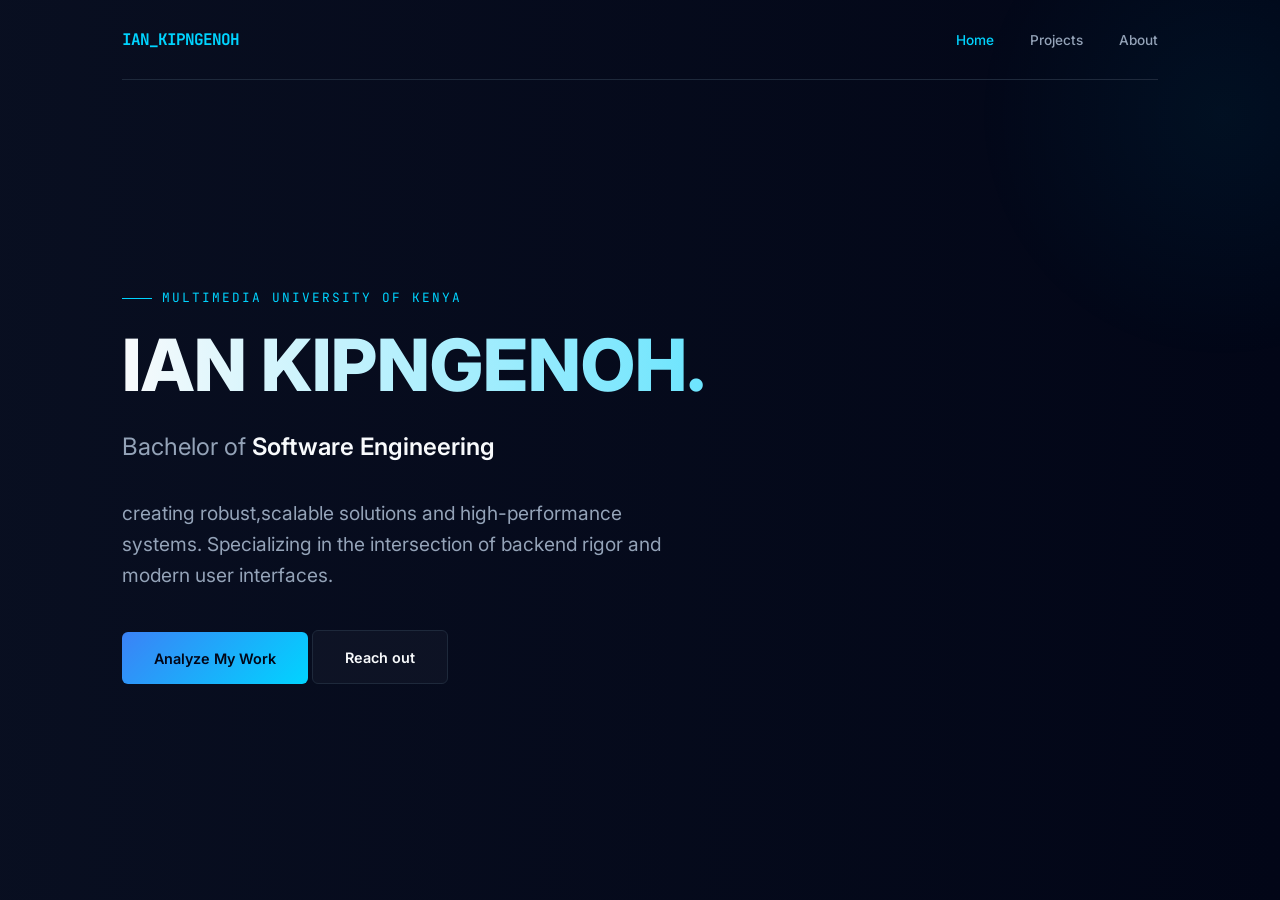
<file: index.html>
<!DOCTYPE html>
<html lang="en">
<head>
    <meta charset="UTF-8">
    <meta name="viewport" content="width=device-width, initial-scale=1.0">
    <title>Ian Kipngenoh | Software Engineer</title>
    <link rel="stylesheet" href="style.css">
</head>
<body>
    <div class="bg-glow"></div>
    <div class="container">
        <nav>
            <div class="logo">IAN_KIPNGENOH</div>
            <div class="nav-links">
                <a href="index.html" class="active">Home</a>
                <a href="projects.html">Projects</a>
                <a href="about.html">About</a>
            </div>
        </nav>

        <section class="hero">
            <div style="display: flex; align-items: center; gap: 10px; margin-bottom: 1rem;">
                <span style="height: 1px; width: 30px; background: var(--accent);"></span>
                <span style="font-family: 'JetBrains Mono', monospace; font-size: 0.8rem; color: var(--accent); letter-spacing: 2px; text-transform: uppercase;">
                    Multimedia University of Kenya
                </span>
            </div>

            <h1>IAN KIPNGENOH.</h1>
            <h2 style="font-size: 1.5rem; font-weight: 400; color: var(--text-dim); margin-bottom: 2rem;">
                Bachelor of <span style="color: var(--text-main); font-weight: 600;">Software Engineering</span>
            </h2>
            
            <p>creating robust,scalable solutions and high-performance systems. Specializing in the intersection of backend rigor and modern user interfaces.</p>
            
            <div class="btn-group">
                <a href="projects.html" class="btn btn-primary">Analyze My Work</a>
                <a href="about.html" class="btn btn-secondary">Reach out</a>
            </div>
        </section>
    </div>

    <script src="main.js"></script>
</body>
</html>
</file>
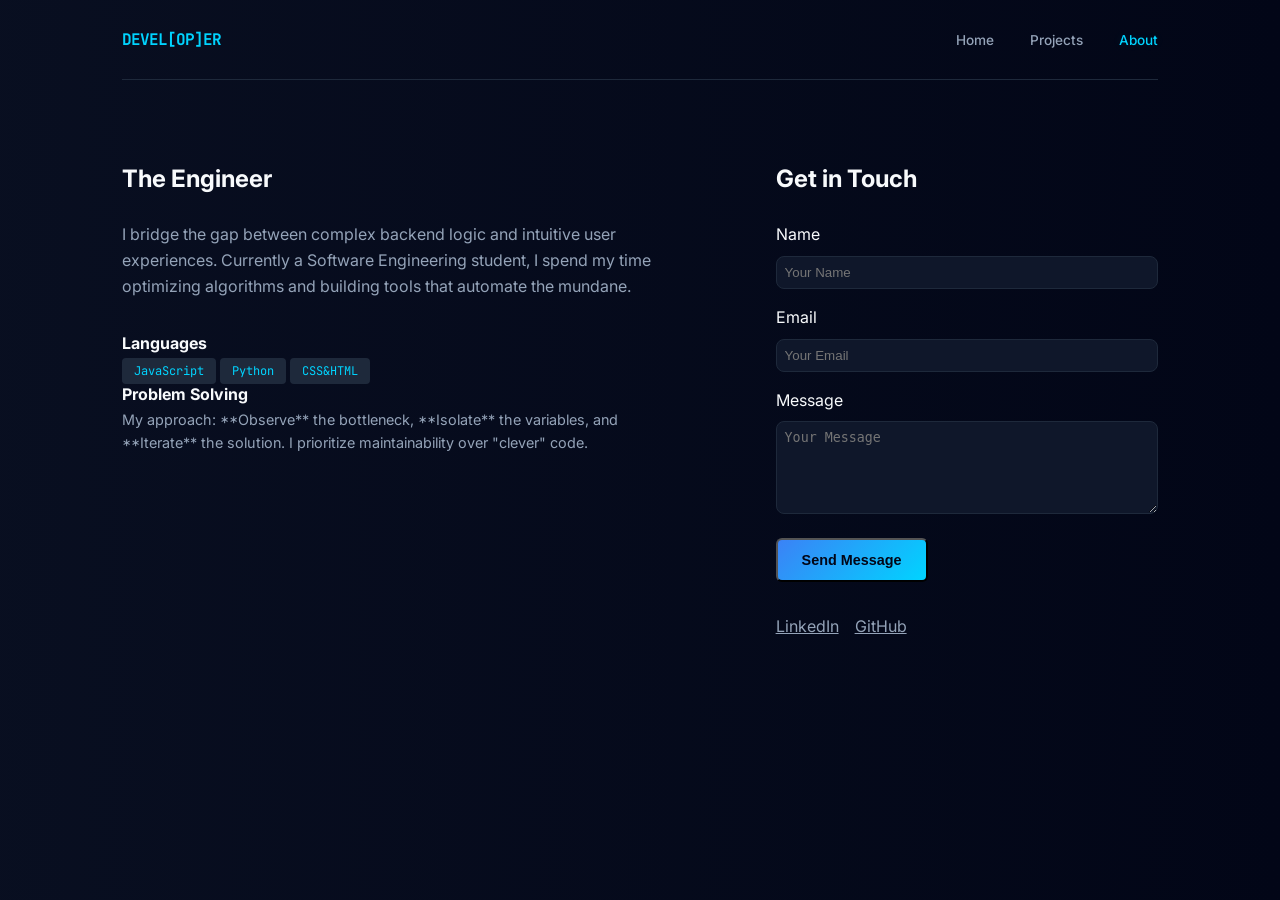
<file: about.html>
<!DOCTYPE html>
<html lang="en">
<head>
    <meta charset="UTF-8">
    <meta name="viewport" content="width=device-width, initial-scale=1.0">
    <title>About | Contact</title>
    <link rel="stylesheet" href="style.css">
</head>
<body>
    <div class="container">
        <nav>
            <div class="logo">DEVEL[OP]ER</div>
            <div class="nav-links">
                <a href="index.html">Home</a>
                <a href="projects.html">Projects</a>
                <a href="about.html" class="active">About</a>
            </div>
        </nav>

        <div class="grid-2col">
            <section>
                <h2 style="margin-bottom: 1.5rem;">The Engineer</h2>
                <p style="color: var(--text-dim); margin-bottom: 2rem;">
                    I bridge the gap between complex backend logic and intuitive user experiences. Currently a Software Engineering student, I spend my time optimizing algorithms and building tools that automate the mundane.
                </p>

                <div class="skills-group">
                    <h4>Languages</h4>
                    <div class="skill-tags">
                        <span class="tag">JavaScript</span>
                        <span class="tag">Python</span>
                        <span class="tag">CSS&HTML</span>
                    </div>
                </div>

                <div class="skills-group">
                    <h4>Problem Solving</h4>
                    <p style="font-size: 0.9rem; color: var(--text-dim);">
                        My approach: **Observe** the bottleneck, **Isolate** the variables, and **Iterate** the solution. I prioritize maintainability over "clever" code.
                    </p>
                </div>
            </section>

            <section>
                <h2 style="margin-bottom: 1.5rem;">Get in Touch</h2>
                <form id="contact-form" onsubmit="return false;">
                    <div style="margin-bottom: 1rem;">
                        <label for="name" style="display: block; margin-bottom: 0.5rem;">Name</label>
                        <input type="text" id="name" placeholder="Your Name" required style="width: 100%; padding: 0.5rem;">
                    </div>

                    <div style="margin-bottom: 1rem;">
                        <label for="email" style="display: block; margin-bottom: 0.5rem;">Email</label>
                        <input type="email" id="email" placeholder="Your Email" required style="width: 100%; padding: 0.5rem;">
                    </div>

                    <div style="margin-bottom: 1rem;">
                        <label for="message" style="display: block; margin-bottom: 0.5rem;">Message</label>
                        <textarea id="message" rows="5" placeholder="Your Message" required style="width: 100%; padding: 0.5rem;"></textarea>
                    </div>

                    <button type="button" id="contact-form-submit" class="btn btn-primary" style="padding: 0.75rem 1.5rem;">Send Message</button>
                </form>
                <div style="margin-top: 2rem; display: flex; gap: 1rem;">
                    <a href="#" style="color: var(--text-dim);">LinkedIn</a>
                    <a href="#" style="color: var(--text-dim);">GitHub</a>
                </div>
            </section>
        </div>
    </div>
    <script src="main.js"></script>
</body>
</html>
</file>
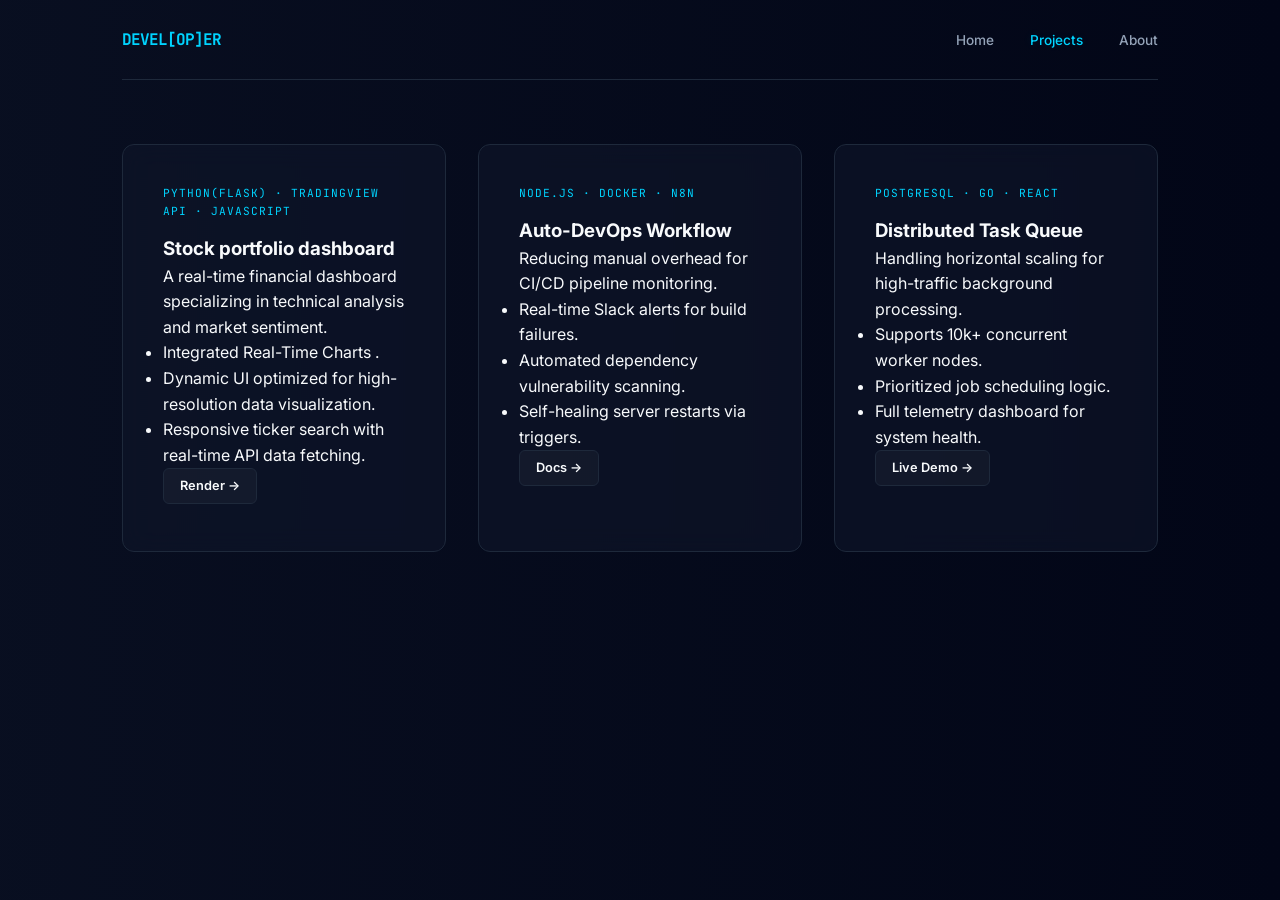
<file: projects.html>
<!DOCTYPE html>
<html lang="en">
<head>
    <meta charset="UTF-8">
    <meta name="viewport" content="width=device-width, initial-scale=1.0">
    <title>Projects | Technical Portfolio</title>
    <link rel="stylesheet" href="style.css">
</head>
<body>
    <div class="container">
        <nav>
            <div class="logo">DEVEL[OP]ER</div>
            <div class="nav-links">
                <a href="index.html">Home</a>
                <a href="projects.html" class="active">Projects</a>
                <a href="about.html">About</a>
            </div>
        </nav>

        <section class="project-grid">
            <div class="project-card">
                <span class="tech-stack">Python(flask) · tradingview API · javascript</span>
                <h3>Stock portfolio dashboard</h3>
                <p>A real-time financial dashboard specializing in technical analysis and market sentiment.</p>
                <ul>
                    <li>Integrated Real-Time Charts .</li>
                    <li>Dynamic UI optimized for high-resolution data visualization.</li>
                    <li>Responsive ticker search with real-time API data fetching.</li>
                </ul>
                <a href="https://stocky-tracker.onrender.com" class="btn-secondary btn" style="padding: 0.4rem 1rem; font-size: 0.8rem;">Render →</a>
            </div>

            <div class="project-card">
                <span class="tech-stack">Node.js · Docker · n8n</span>
                <h3>Auto-DevOps Workflow</h3>
                <p>Reducing manual overhead for CI/CD pipeline monitoring.</p>
                <ul>
                    <li>Real-time Slack alerts for build failures.</li>
                    <li>Automated dependency vulnerability scanning.</li>
                    <li>Self-healing server restarts via triggers.</li>
                </ul>
                <a href="#" class="btn-secondary btn" style="padding: 0.4rem 1rem; font-size: 0.8rem;">Docs →</a>
            </div>

            <div class="project-card">
                <span class="tech-stack">PostgreSQL · Go · React</span>
                <h3>Distributed Task Queue</h3>
                <p>Handling horizontal scaling for high-traffic background processing.</p>
                <ul>
                    <li>Supports 10k+ concurrent worker nodes.</li>
                    <li>Prioritized job scheduling logic.</li>
                    <li>Full telemetry dashboard for system health.</li>
                </ul>
                <a href="#" class="btn-secondary btn" style="padding: 0.4rem 1rem; font-size: 0.8rem;">Live Demo →</a>
            </div>
        </section>
    </div>
</body>
</html>
</file>
<file: style.css>
@import url('https://fonts.googleapis.com/css2?family=Inter:wght@300;400;600;800&family=JetBrains+Mono:wght@400;500&display=swap');

:root {
    --bg: #020617;          /* Deep Midnight */
    --card-bg: #0f172a;     /* Slate Blue */
    --text-main: #f8fafc;   /* Frost White */
    --text-dim: #94a3b8;    /* Muted Slate */
    --accent: #00d4ff;      /* Electric Cyan */
    --accent-glow: rgba(0, 212, 255, 0.1);
    --border: #1e293b;      /* Navy Stroke */
    --transition: all 0.4s cubic-bezier(0.16, 1, 0.3, 1);
}

* {
    margin: 0;
    padding: 0;
    box-sizing: border-box;
}

body {
    background: linear-gradient(270deg, #020617, #0f172a, #9ea1a2);
    background-size: 400% 400%;
    animation: gradientMove 10s ease 1 forwards;
    color: var(--text-main);
    font-family: 'Inter', sans-serif;
    line-height: 1.6;
    overflow-x: hidden;
}

/* Background Glow Effect */
.bg-glow {
    position: fixed;
    top: -15%;
    right: -15%;
    width: 500px;
    height: 500px;
    background: radial-gradient(circle, rgba(0, 212, 255, 0.05), rgba(2, 6, 23, 0) 70%);
    z-index: -1;
    pointer-events: none;
}

/* --- Navigation --- */
.container {
    max-width: 1100px;
    margin: 0 auto;
    padding: 0 2rem;
}

nav {
    height: 80px;
    display: flex;
    justify-content: space-between;
    align-items: center;
    border-bottom: 1px solid var(--border);
}

.logo {
    font-family: 'JetBrains Mono', monospace;
    font-weight: 700;
    color: var(--accent);
    letter-spacing: -1px;
}

.nav-links a {
    color: var(--text-dim);
    text-decoration: none;
    margin-left: 2rem;
    font-size: 0.85rem;
    font-weight: 500;
    transition: var(--transition);
}

.nav-links a:hover, .nav-links a.active {
    color: var(--accent);
    text-shadow: 0 0 10px var(--accent-glow);
}

/* --- Hero Section --- */
.hero {
    height: calc(100vh - 80px);
    display: flex;
    flex-direction: column;
    justify-content: center;
}

.hero h1 {
    font-size: clamp(2.5rem, 8vw, 4.5rem);
    font-weight: 800;
    line-height: 1.1;
    margin-bottom: 1.5rem;
    background: linear-gradient(90deg, var(--text-main), var(--accent));
    -webkit-background-clip: text;
    -webkit-text-fill-color: transparent;
}

.hero p {
    font-size: 1.2rem;
    color: var(--text-dim);
    max-width: 550px;
    margin-bottom: 2.5rem;
}

/* --- Buttons --- */
.btn {
    padding: 0.9rem 2rem;
    border-radius: 6px;
    text-decoration: none;
    font-weight: 600;
    font-size: 0.9rem;
    transition: var(--transition);
    display: inline-block;
    position: relative;
    overflow: hidden;
}

.btn::after {
    content: '';
    position: absolute;
    top: 50%;
    left: 50%;
    width: 0;
    height: 0;
    background: rgba(255, 255, 255, 0.3);
    border-radius: 50%;
    transform: translate(-50%, -50%);
    transition: width 0.4s ease, height 0.4s ease;
}

.btn-primary {
    background: linear-gradient(135deg, #3b82f6 0%, var(--accent) 100%);
    color: #020617;
}

.btn-primary:hover {
    transform: translateY(-3px);
    box-shadow: 0 10px 25px var(--accent-glow);
}

.btn-secondary {
    border: 1px solid var(--border);
    color: var(--text-main);
    background: rgba(255, 255, 255, 0.03);
}

.btn-secondary:hover {
    background: var(--border);
    border-color: var(--accent);
}

/* --- Additional Interactivity --- */

/* Hover Effects */
button:hover, .btn:hover {
    background-color: var(--accent);
    color: var(--text-main);
    box-shadow: 0 4px 15px var(--accent-glow);
    transform: translateY(-2px);
}

.card:hover {
    transform: scale(1.05);
    box-shadow: 0 8px 20px var(--accent-glow);
}

/* Animations */
@keyframes fadeIn {
    from {
        opacity: 0;
        transform: translateY(20px);
    }
    to {
        opacity: 1;
        transform: translateY(0);
    }
}

.hero h1, .hero p {
    animation: fadeIn 1s ease-in-out;
}

/* Background Effects */
@keyframes gradientMove {
    0% { background-position: 0% 50%; }
  
    100% { background-position: 100% 50%; }
}

/* Button Ripple Effect */
.btn {
    position: relative;
    overflow: hidden;
}

.btn::after {
    content: '';
    position: absolute;
    top: 50%;
    left: 50%;
    width: 0;
    height: 0;
    background: rgba(255, 255, 255, 0.3);
    border-radius: 50%;
    transform: translate(-50%, -50%);
    transition: width 0.4s ease, height 0.4s ease;
}

.btn:active::after {
    width: 200px;
    height: 200px;
}

/* Light Mode */
body.light-mode {
    --bg: #ffffff;
    --text-main: #020617;
    --text-dim: #6b7280;
    --accent: #0077ff;
}

/* Scroll Animations */
.fade-in {
    opacity: 0;
    transform: translateY(20px);
    transition: var(--transition);
}

.fade-in.visible {
    opacity: 1;
    transform: translateY(0);
}

/* --- Project Cards (Page 2) --- */
.project-grid {
    display: grid;
    grid-template-columns: repeat(auto-fit, minmax(320px, 1fr));
    gap: 2rem;
    padding: 4rem 0;
}

.project-card {
    background: rgba(15, 23, 42, 0.6);
    backdrop-filter: blur(12px);
    border: 1px solid var(--border);
    padding: 2.5rem;
    border-radius: 12px;
    transition: var(--transition);
}

.project-card:hover {
    border-color: var(--accent);
    transform: translateY(-8px);
    box-shadow: 0 15px 35px rgba(0, 0, 0, 0.3);
}

.tech-stack {
    font-family: 'JetBrains Mono', monospace;
    font-size: 0.7rem;
    color: var(--accent);
    text-transform: uppercase;
    letter-spacing: 1px;
    margin-bottom: 0.8rem;
    display: block;
}

/* --- About & Contact (Page 3) --- */
.grid-2col {
    display: grid;
    grid-template-columns: 1.2fr 0.8fr;
    gap: 5rem;
    padding: 5rem 0;
}

.tag {
    background: #1e293b;
    color: var(--accent);
    padding: 5px 12px;
    border-radius: 4px;
    font-size: 0.75rem;
    font-family: 'JetBrains Mono', monospace;
}

input, textarea {
    background: #0f172a;
    border: 1px solid var(--border);
    padding: 1.2rem;
    color: white;
    border-radius: 8px;
    width: 100%;
}

@media (max-width: 768px) {
    .grid-2col { grid-template-columns: 1fr; gap: 3rem; }
}
</file>
